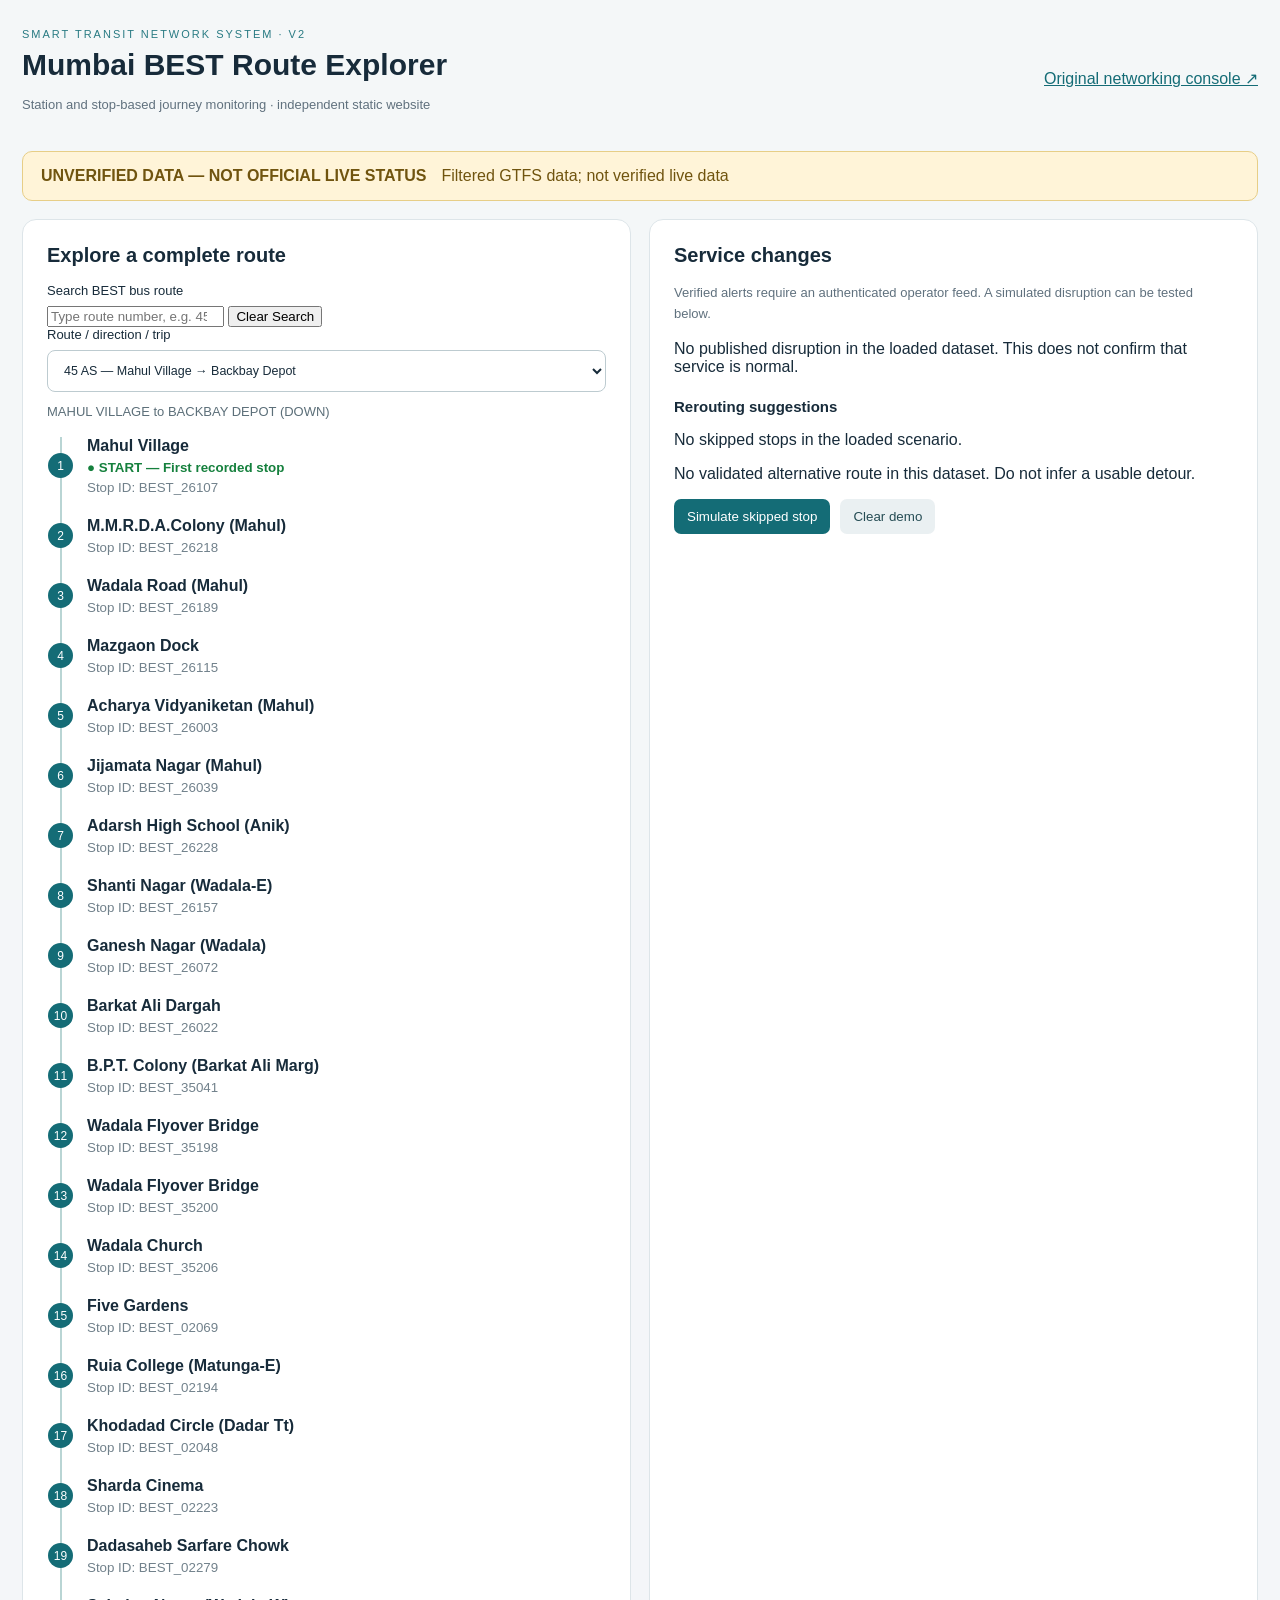
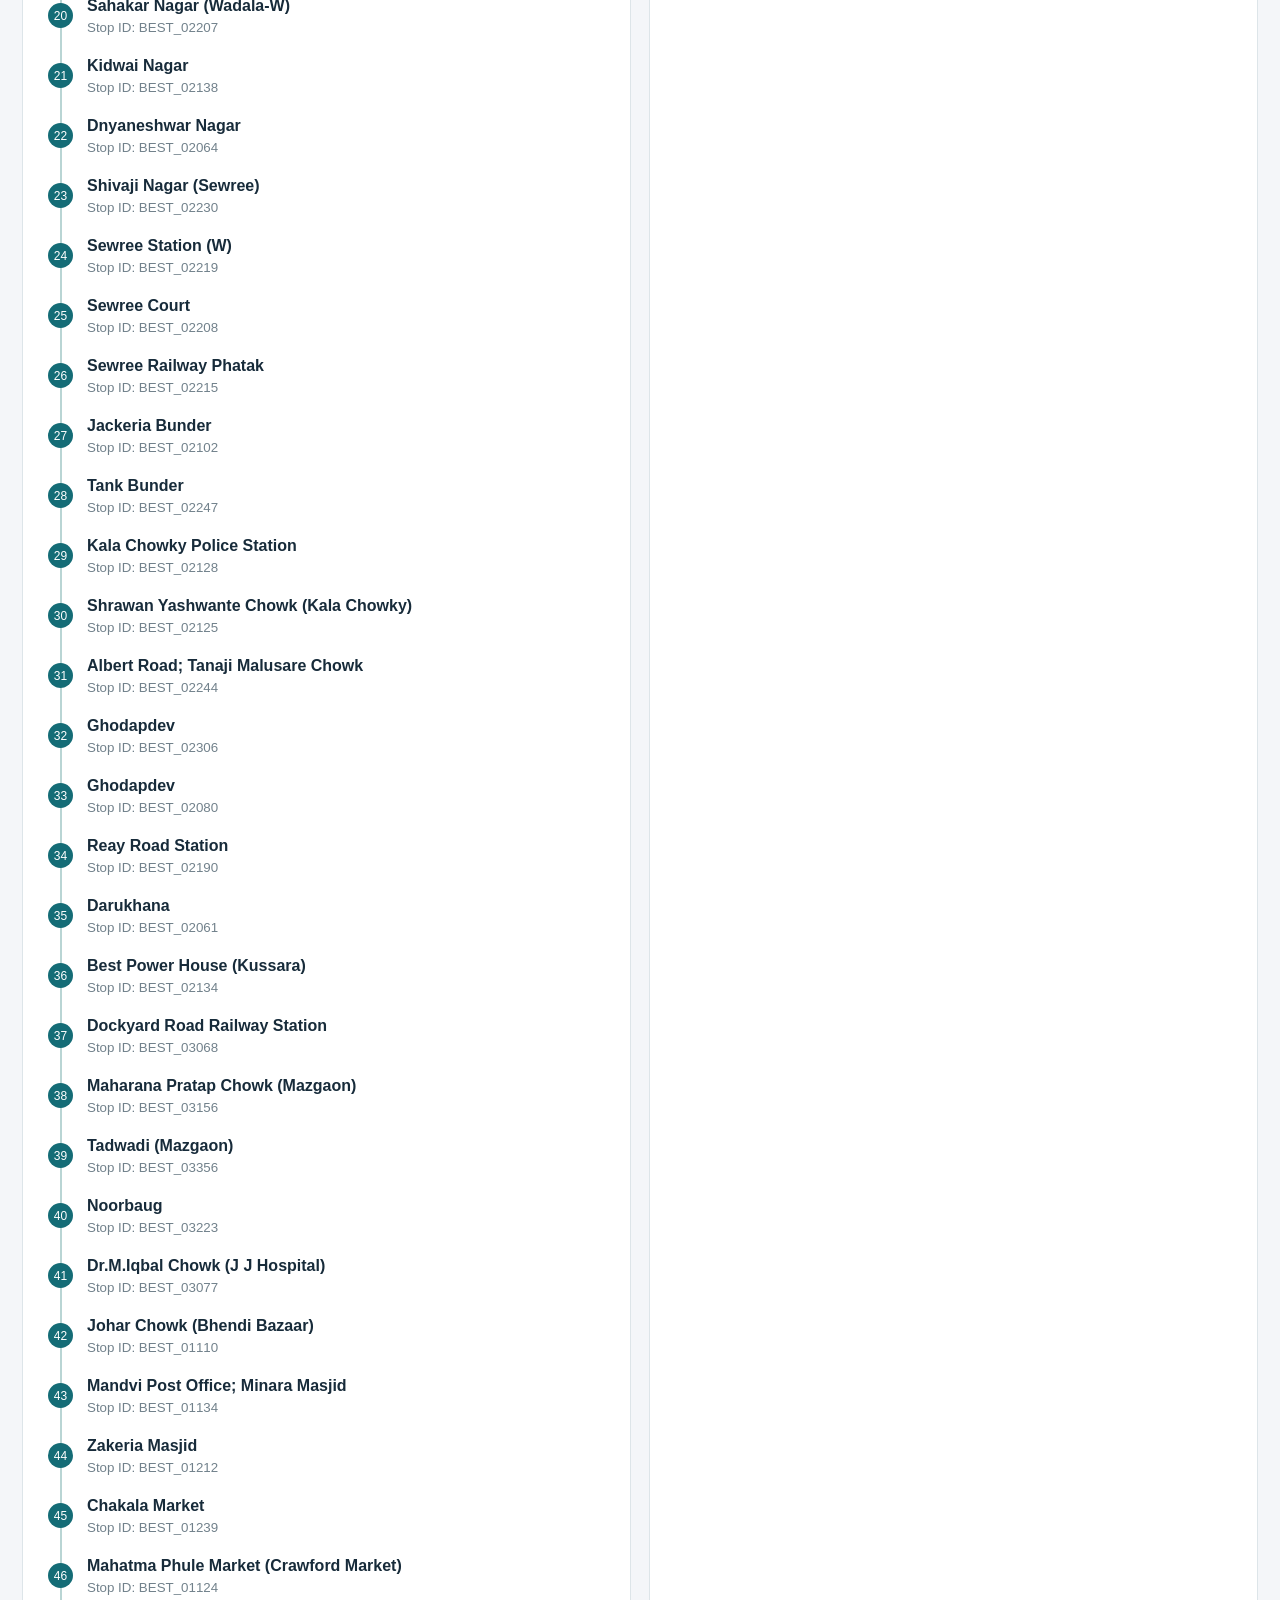
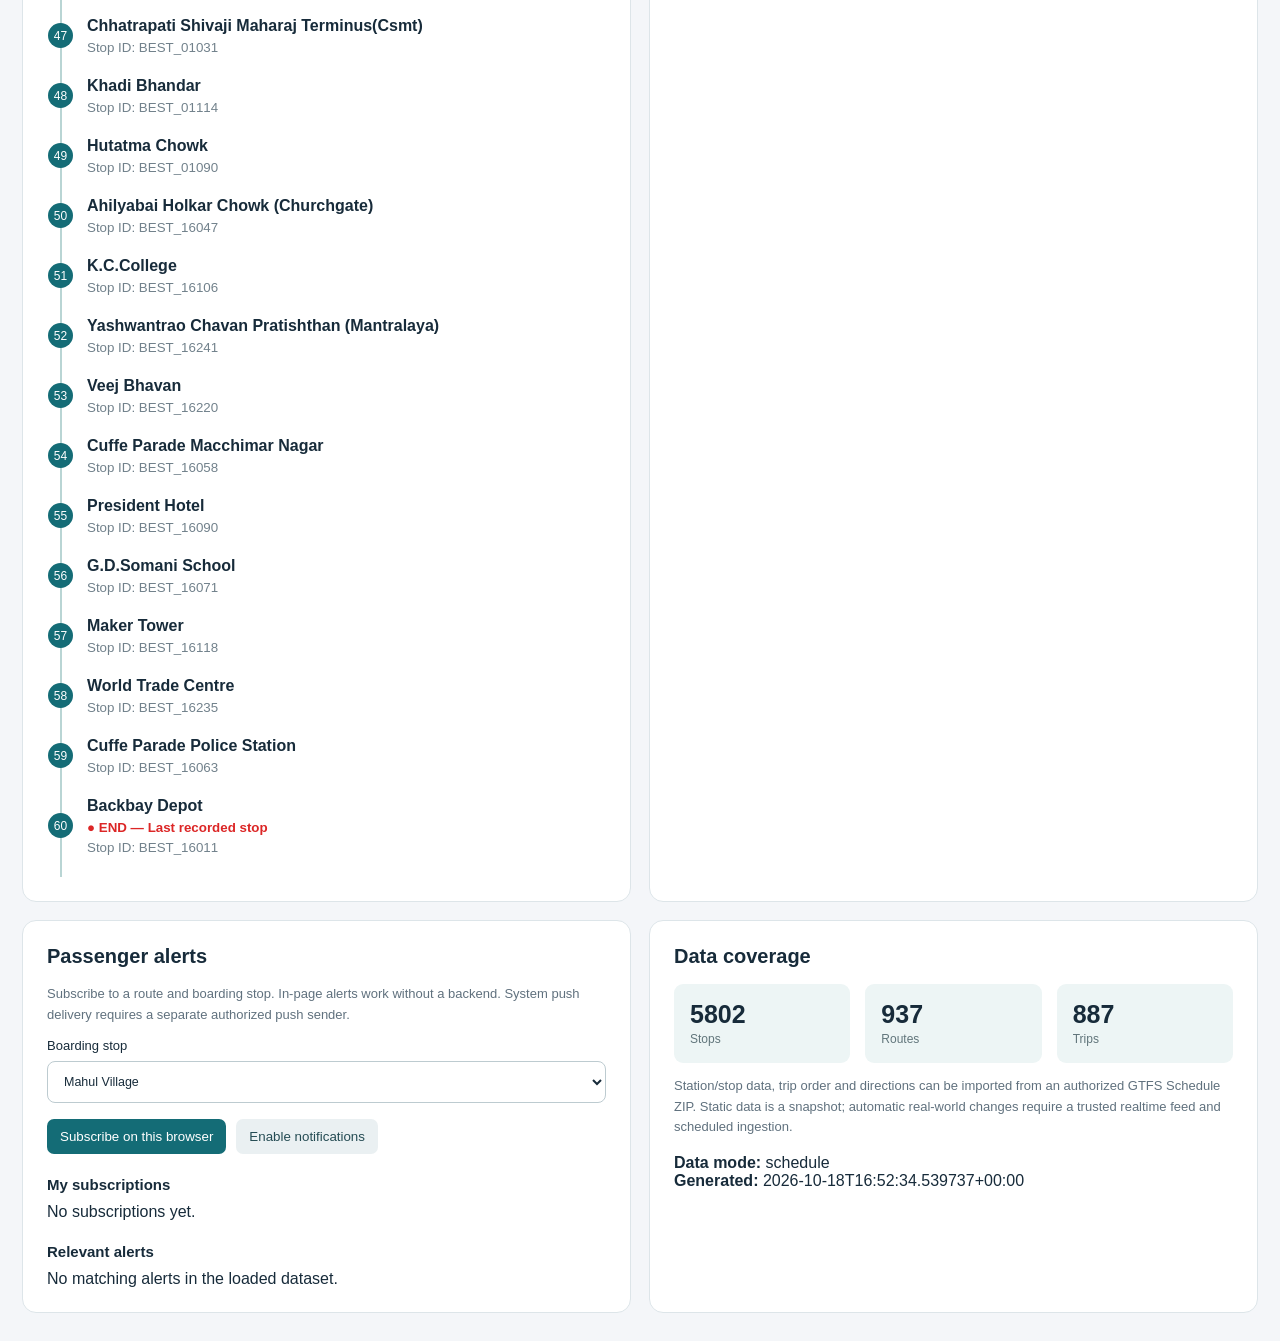
<file: frontend/best-explorer.html>
<!DOCTYPE html><html lang="en"><head><meta charset="UTF-8"><meta name="viewport" content="width=device-width,initial-scale=1"><title>Mumbai BEST Route Explorer</title><link rel="stylesheet" href="css/style.css"><link rel="stylesheet" href="css/best-explorer.css"></head><body><div id="root"></div><script src="config.js"></script><script src="js/transit.js"></script></body></html>
</file>
<file: frontend/css/style.css>
/* ------------------------------------------------------------------------
   Smart Transit Communication & Route Management System
   Visual language: minimalist light dashboard — white surfaces, a single
   blue for "good/active/info", red for "warning/failed/blocked", used
   consistently across every panel: topology map, route map, bus cards,
   alerts, charts.
   ------------------------------------------------------------------------ */

:root {
  --bg: #f4f6f9;
  --panel: #ffffff;
  --panel-raised: #f7f9fc;
  --line: #e3e8f0;
  --text: #16202e;
  --muted: #6b7789;
  --accent: #2563eb;
  --accent-soft: #eaf1fe;
  --ok: #2563eb;
  --warn: #e05d44;
  --fail: #c81e3a;
  --reroute: #2563eb;
  --mono: "IBM Plex Mono", "SFMono-Regular", Menlo, Consolas, monospace;
  --sans: "Inter", -apple-system, BlinkMacSystemFont, "Segoe UI", sans-serif;
}

* { box-sizing: border-box; }

html, body {
  margin: 0;
  padding: 0;
  background: var(--bg);
  color: var(--text);
  font-family: var(--sans);
  height: 100%;
}

#root { min-height: 100vh; display: flex; flex-direction: column; }

/* ---- Top bar ---- */
.topbar {
  display: flex;
  align-items: center;
  justify-content: space-between;
  padding: 14px 24px;
  border-bottom: 1px solid var(--line);
  background: var(--panel);
}

.topbar .brand {
  display: flex;
  align-items: baseline;
  gap: 10px;
}

.topbar .brand-mark {
  width: 10px;
  height: 10px;
  border-radius: 50%;
  background: var(--accent);
  box-shadow: 0 0 0 3px var(--accent-soft);
}

.topbar h1 {
  font-size: 15px;
  font-weight: 700;
  margin: 0;
  letter-spacing: 0.2px;
  color: var(--text);
}

.topbar .subtitle {
  font-family: var(--mono);
  font-size: 11px;
  color: var(--muted);
}

.topbar .clock {
  font-family: var(--mono);
  font-size: 12px;
  color: var(--muted);
}

/* ---- Layout ---- */
.layout {
  display: flex;
  flex: 1;
  min-height: 0;
}

.nav {
  width: 208px;
  border-right: 1px solid var(--line);
  background: var(--panel);
  padding: 16px 0;
  flex-shrink: 0;
}

.nav button {
  display: flex;
  align-items: center;
  gap: 10px;
  width: 100%;
  text-align: left;
  padding: 10px 20px;
  background: none;
  border: none;
  border-left: 3px solid transparent;
  color: var(--muted);
  font-size: 13px;
  font-family: var(--sans);
  cursor: pointer;
}

.nav button:hover { color: var(--text); background: var(--panel-raised); }

.nav button.active {
  color: var(--accent);
  font-weight: 600;
  border-left-color: var(--accent);
  background: var(--accent-soft);
}

.main {
  flex: 1;
  overflow-y: auto;
  padding: 24px;
}

/* ---- Cards / panels ---- */
.grid {
  display: grid;
  gap: 16px;
}

.grid-4 { grid-template-columns: repeat(4, 1fr); }
.grid-2 { grid-template-columns: 2fr 1fr; }
.grid-3 { grid-template-columns: repeat(3, 1fr); }

@media (max-width: 900px) {
  .grid-4 { grid-template-columns: repeat(2, 1fr); }
  .grid-2 { grid-template-columns: 1fr; }
  .grid-3 { grid-template-columns: 1fr; }
}

.panel {
  background: var(--panel);
  border: 1px solid var(--line);
  border-radius: 10px;
  padding: 18px;
  box-shadow: 0 1px 2px rgba(16, 24, 40, 0.04);
}

.panel h2 {
  font-size: 11px;
  text-transform: uppercase;
  letter-spacing: 0.6px;
  color: var(--muted);
  margin: 0 0 12px 0;
  font-weight: 700;
}

.stat {
  display: flex;
  flex-direction: column;
  gap: 4px;
}

.stat .value {
  font-family: var(--mono);
  font-size: 28px;
  font-weight: 600;
  color: var(--text);
}

.stat .label {
  font-size: 12px;
  color: var(--muted);
}

.stat.ok .value { color: var(--ok); }
.stat.warn .value { color: var(--warn); }
.stat.fail .value { color: var(--fail); }

/* ---- Status dots / pills ---- */
.dot {
  display: inline-block;
  width: 8px;
  height: 8px;
  border-radius: 50%;
  margin-right: 6px;
}
.dot.ok { background: var(--ok); }
.dot.warn { background: var(--warn); }
.dot.fail { background: var(--fail); }
.dot.reroute { background: var(--reroute); }

.pill {
  display: inline-flex;
  align-items: center;
  font-family: var(--mono);
  font-size: 11px;
  padding: 3px 9px;
  border-radius: 20px;
  border: 1px solid var(--line);
  background: var(--panel-raised);
  color: var(--text);
}

.pill.ok { color: var(--ok); background: var(--accent-soft); border-color: rgba(37,99,235,0.25); }
.pill.warn { color: var(--warn); background: #fdeee9; border-color: rgba(224,93,68,0.3); }
.pill.fail { color: var(--fail); background: #fbe6ea; border-color: rgba(200,30,58,0.3); }
.pill.reroute { color: var(--reroute); background: var(--accent-soft); border-color: rgba(37,99,235,0.3); }

/* ---- Tables / lists ---- */
table { width: 100%; border-collapse: collapse; font-size: 13px; }
th {
  text-align: left;
  font-size: 11px;
  text-transform: uppercase;
  letter-spacing: 0.4px;
  color: var(--muted);
  padding: 8px 10px;
  border-bottom: 1px solid var(--line);
  font-weight: 700;
}
td {
  padding: 10px;
  border-bottom: 1px solid var(--line);
  font-family: var(--mono);
  font-size: 12.5px;
  color: var(--text);
}
tr.clickable { cursor: pointer; }
tr.clickable:hover { background: var(--panel-raised); }

/* ---- Alerts ---- */
.alert-item {
  display: flex;
  gap: 10px;
  padding: 10px 0;
  border-bottom: 1px solid var(--line);
  font-size: 12.5px;
}
.alert-item:last-child { border-bottom: none; }
.alert-time { font-family: var(--mono); color: var(--muted); font-size: 11px; white-space: nowrap; }

/* ---- Buttons ---- */
.btn {
  font-family: var(--sans);
  font-size: 12.5px;
  font-weight: 500;
  padding: 8px 14px;
  border-radius: 6px;
  border: 1px solid var(--line);
  background: var(--panel);
  color: var(--text);
  cursor: pointer;
}
.btn:hover { border-color: var(--accent); color: var(--accent); }
.btn.danger:hover { border-color: var(--fail); color: var(--fail); }
.btn.primary { background: var(--accent); border-color: var(--accent); color: #fff; font-weight: 600; }
.btn.primary:hover { background: #1d4ed8; color: #fff; }
.btn:disabled { opacity: 0.4; cursor: not-allowed; }

.controls-row { display: flex; flex-wrap: wrap; gap: 8px; align-items: center; }

/* ---- Topology / route map SVG ---- */
.topology-svg {
  width: 100%;
  height: 460px;
  background:
    linear-gradient(var(--panel-raised), var(--panel-raised)),
    radial-gradient(var(--line) 1px, transparent 1px);
  background-size: 100% 100%, 22px 22px;
  border: 1px solid var(--line);
  border-radius: 8px;
}
.node-label { font-family: var(--mono); font-size: 10px; fill: var(--muted); }
.link-line { stroke: var(--line); stroke-width: 3; stroke-linecap: round; }
.link-line.up { stroke: var(--ok); }
.link-line.degraded { stroke: var(--warn); }
.link-line.down { stroke: var(--fail); stroke-dasharray: 5 5; }

/* ---- Detail panel / drawer ---- */
.detail-row { display: flex; justify-content: space-between; padding: 6px 0; border-bottom: 1px solid var(--line); font-size: 12.5px; }
.detail-row .k { color: var(--muted); }
.detail-row .v { font-family: var(--mono); color: var(--text); }

select, input[type=text] {
  background: var(--panel);
  border: 1px solid var(--line);
  color: var(--text);
  padding: 7px 10px;
  border-radius: 6px;
  font-family: var(--sans);
  font-size: 12.5px;
}

.muted { color: var(--muted); }
.section-title { font-size: 18px; font-weight: 700; margin: 0 0 16px 0; }
.empty-state { color: var(--muted); font-size: 13px; padding: 20px; text-align: center; }
</file>
<file: frontend/css/best-explorer.css>
/* Standalone Mumbai BEST explorer */
body{background:#f4f7f8;color:#172b3a}.transit-wrap{max-width:1320px;margin:auto;padding:28px 22px;font-family:Inter,Arial,sans-serif}.transit-head{display:flex;justify-content:space-between;align-items:center;gap:16px;margin-bottom:22px}.transit-head h1{font-size:30px;margin:8px 0}.transit-head p,.hint{color:#60717e;font-size:13px;line-height:1.6}.transit-head a{color:#146c76}.eyebrow{font-size:11px;letter-spacing:2px;color:#297b83}.source-banner{background:#fff4d8;border:1px solid #e7ce87;padding:15px 18px;border-radius:10px;display:flex;gap:15px;flex-wrap:wrap;margin-bottom:18px;color:#70540f}.transit-grid{display:grid;grid-template-columns:repeat(2,minmax(0,1fr));gap:18px}.transit-panel{background:white;border:1px solid #dde5e9;border-radius:14px;padding:24px;min-width:0}.transit-panel h2{font-size:20px;margin:0 0 16px}.transit-panel h3{font-size:15px;margin:22px 0 10px}.transit-panel label{display:block;font-size:13px;margin-bottom:8px}.transit-panel select{width:100%;padding:12px;border:1px solid #bdcbd0;border-radius:8px;background:white;color:#172b3a}.route-sub{margin:12px 0;color:#5c6f79;font-size:13px}.stop-list{list-style:none;margin:18px 0 0;padding:0}.stop-list li{display:flex;align-items:center;gap:14px;border-left:2px solid #b9d5d4;margin-left:13px;padding:0 0 22px 16px}.stop-list li>span{margin-left:-30px;display:grid;place-items:center;width:25px;height:25px;background:#146c76;color:white;border-radius:50%;font-size:12px}.stop-list small,.suggestion small,.incident small{display:block;color:#71818b;margin-top:5px}.stop-list .skipped{color:#aa4432}.stop-list .skipped>span{background:#aa4432}.incident{background:#fff2ee;border-left:3px solid #bf6549;padding:12px;margin:10px 0;border-radius:5px}.suggestion{padding:12px;background:#eaf5f1;border-radius:8px;margin:8px 0}.actions{display:flex;gap:10px;flex-wrap:wrap;margin-top:16px}.actions button,.remove{background:#146c76;border:0;color:white;border-radius:7px;padding:10px 13px;cursor:pointer}.actions .outline{background:#eaf0f2;color:#254c54}.subscription{padding:10px 0;border-bottom:1px solid #e6ecee}.remove{float:right;font-size:11px;padding:5px 8px}.metrics{display:flex;gap:15px}.metrics>div{flex:1;background:#edf5f5;padding:16px;border-radius:9px}.metrics b{display:block;font-size:25px}.metrics span{font-size:12px;color:#61757b}@media(max-width:760px){.transit-grid{grid-template-columns:1fr}.transit-head{display:block}.transit-head h1{font-size:24px}}
</file>
